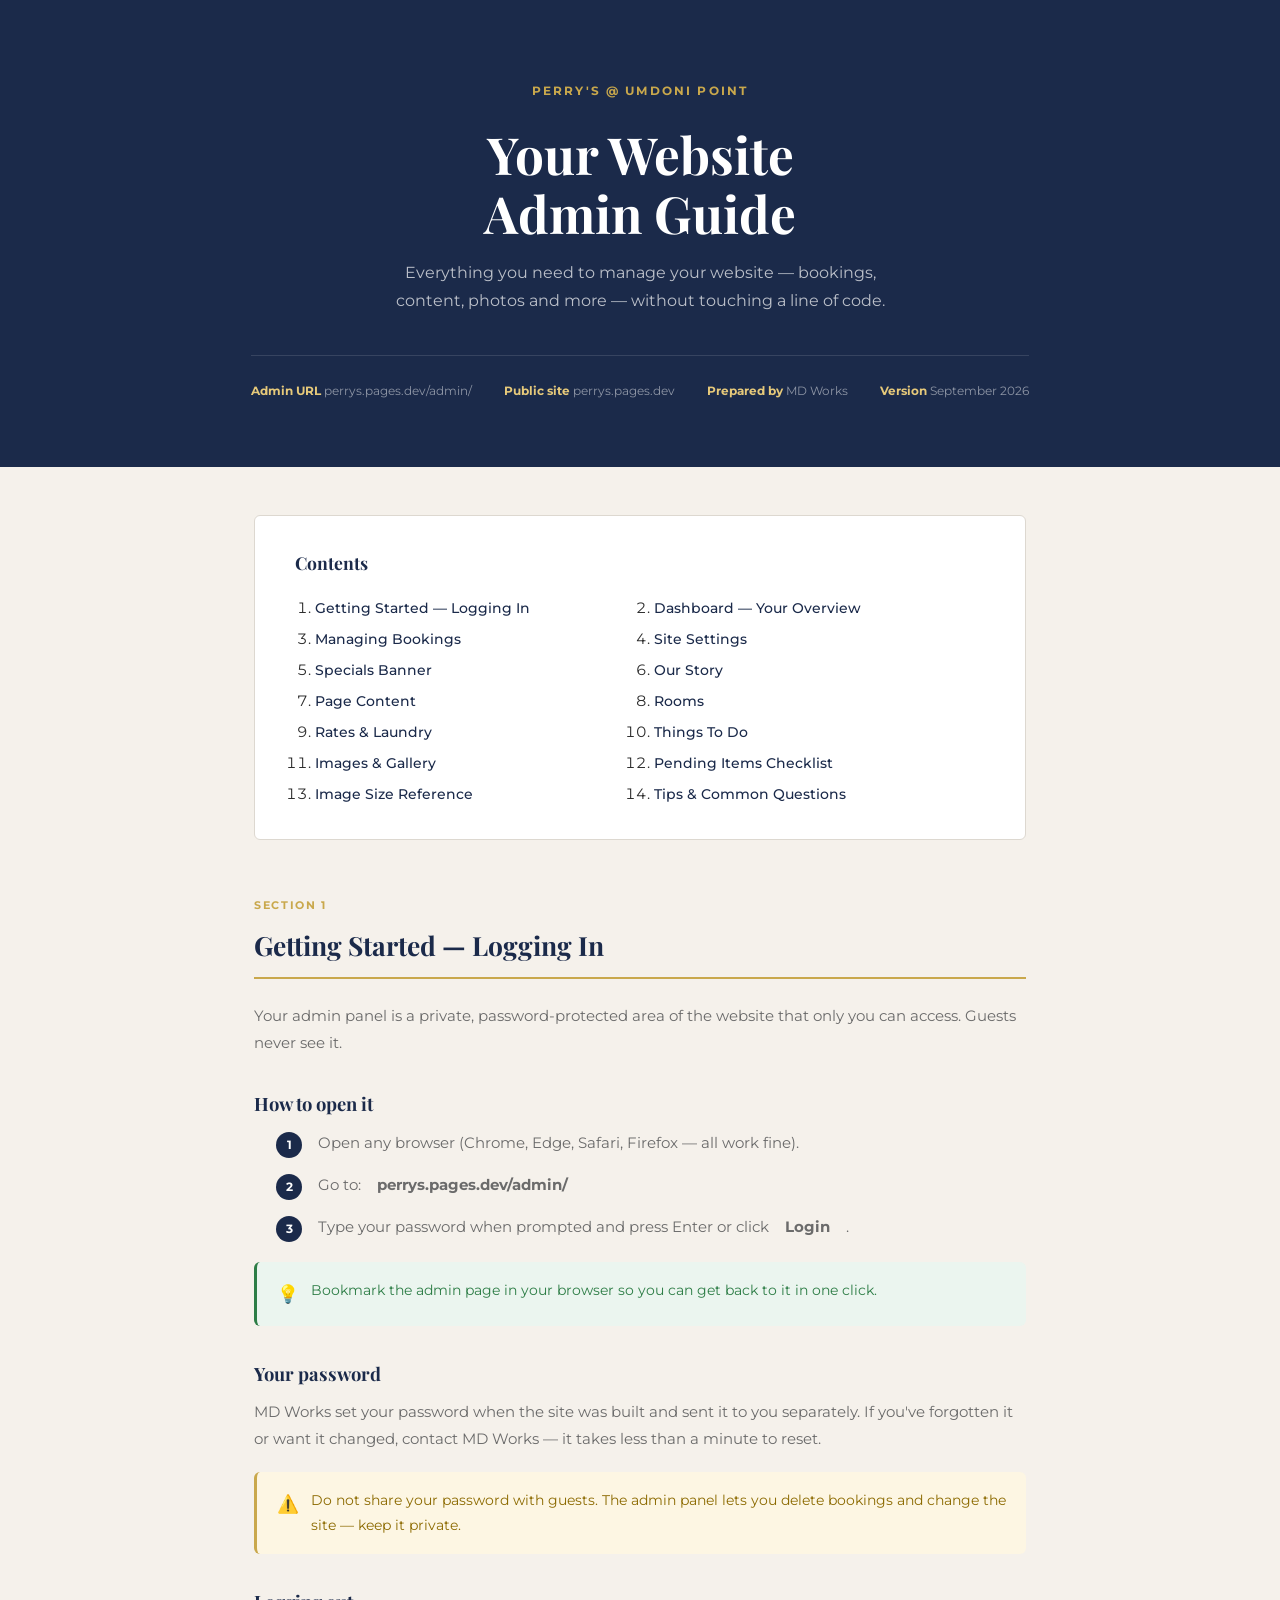
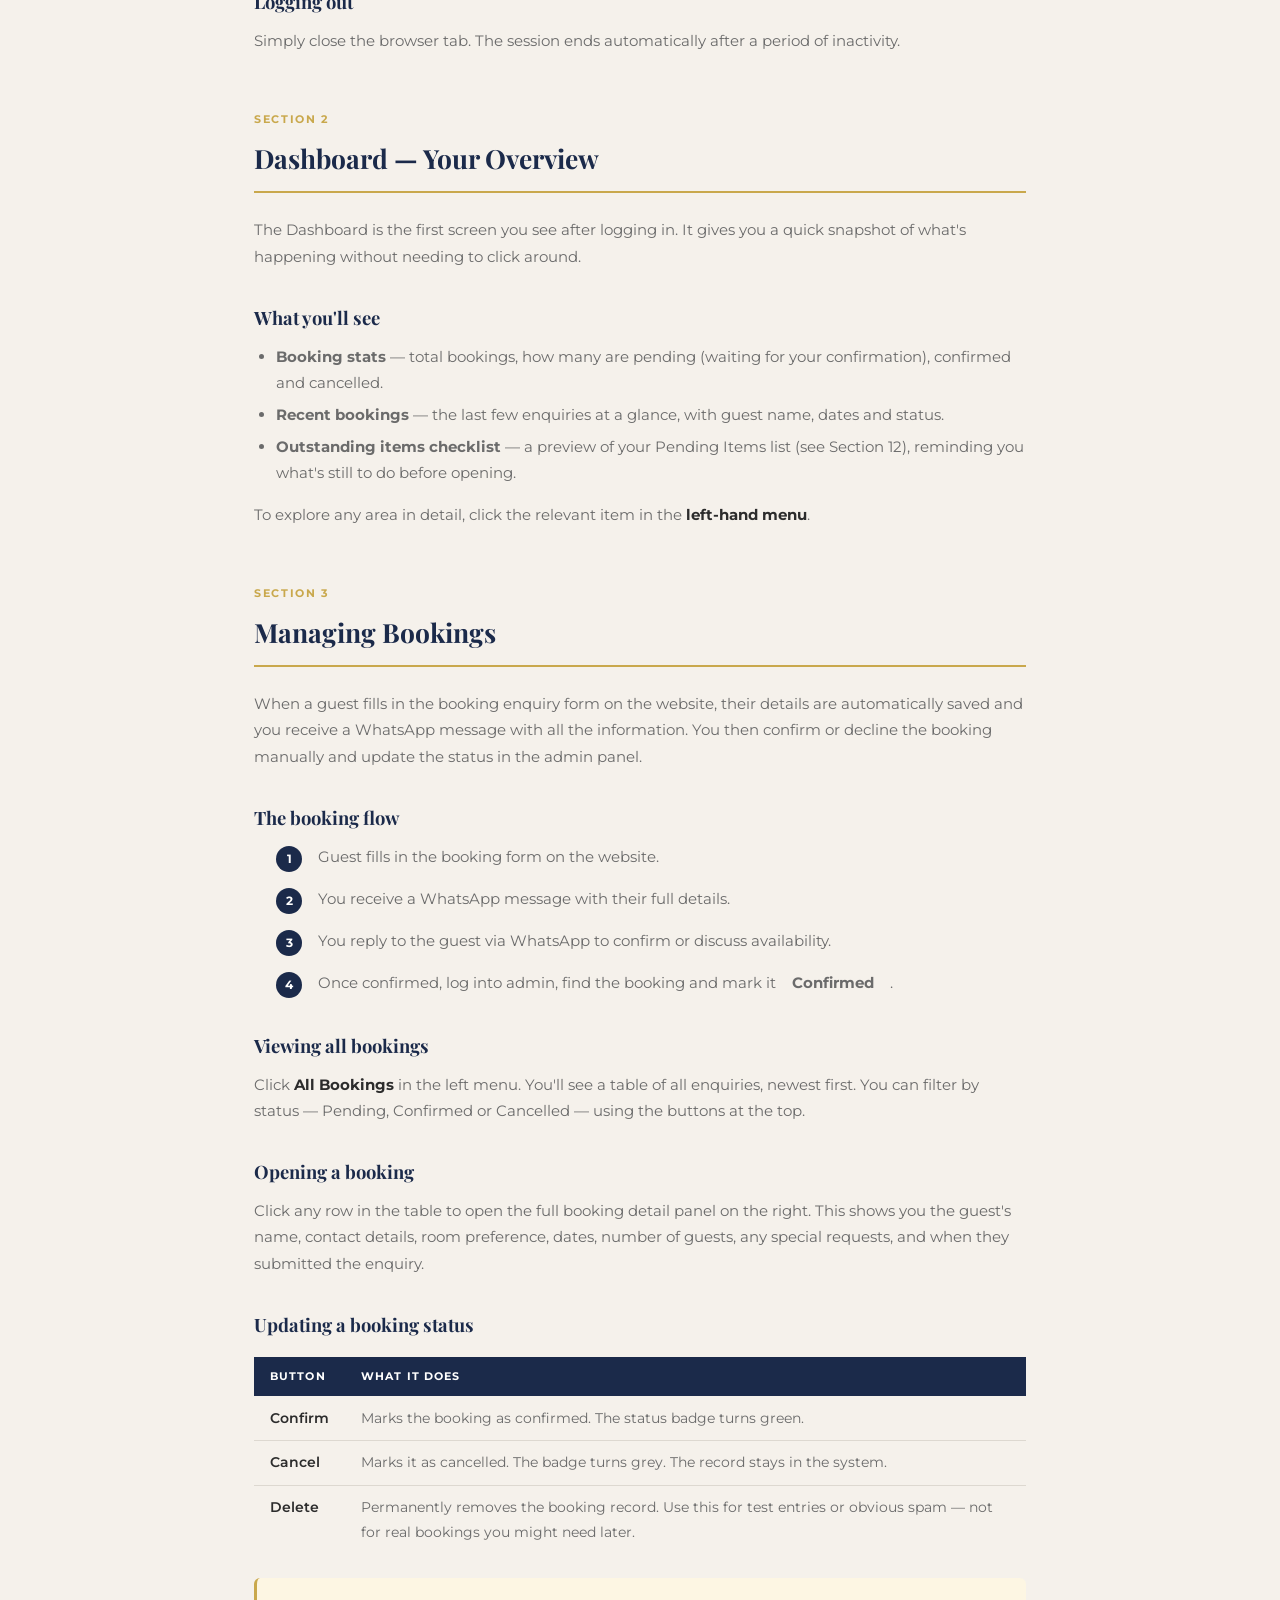
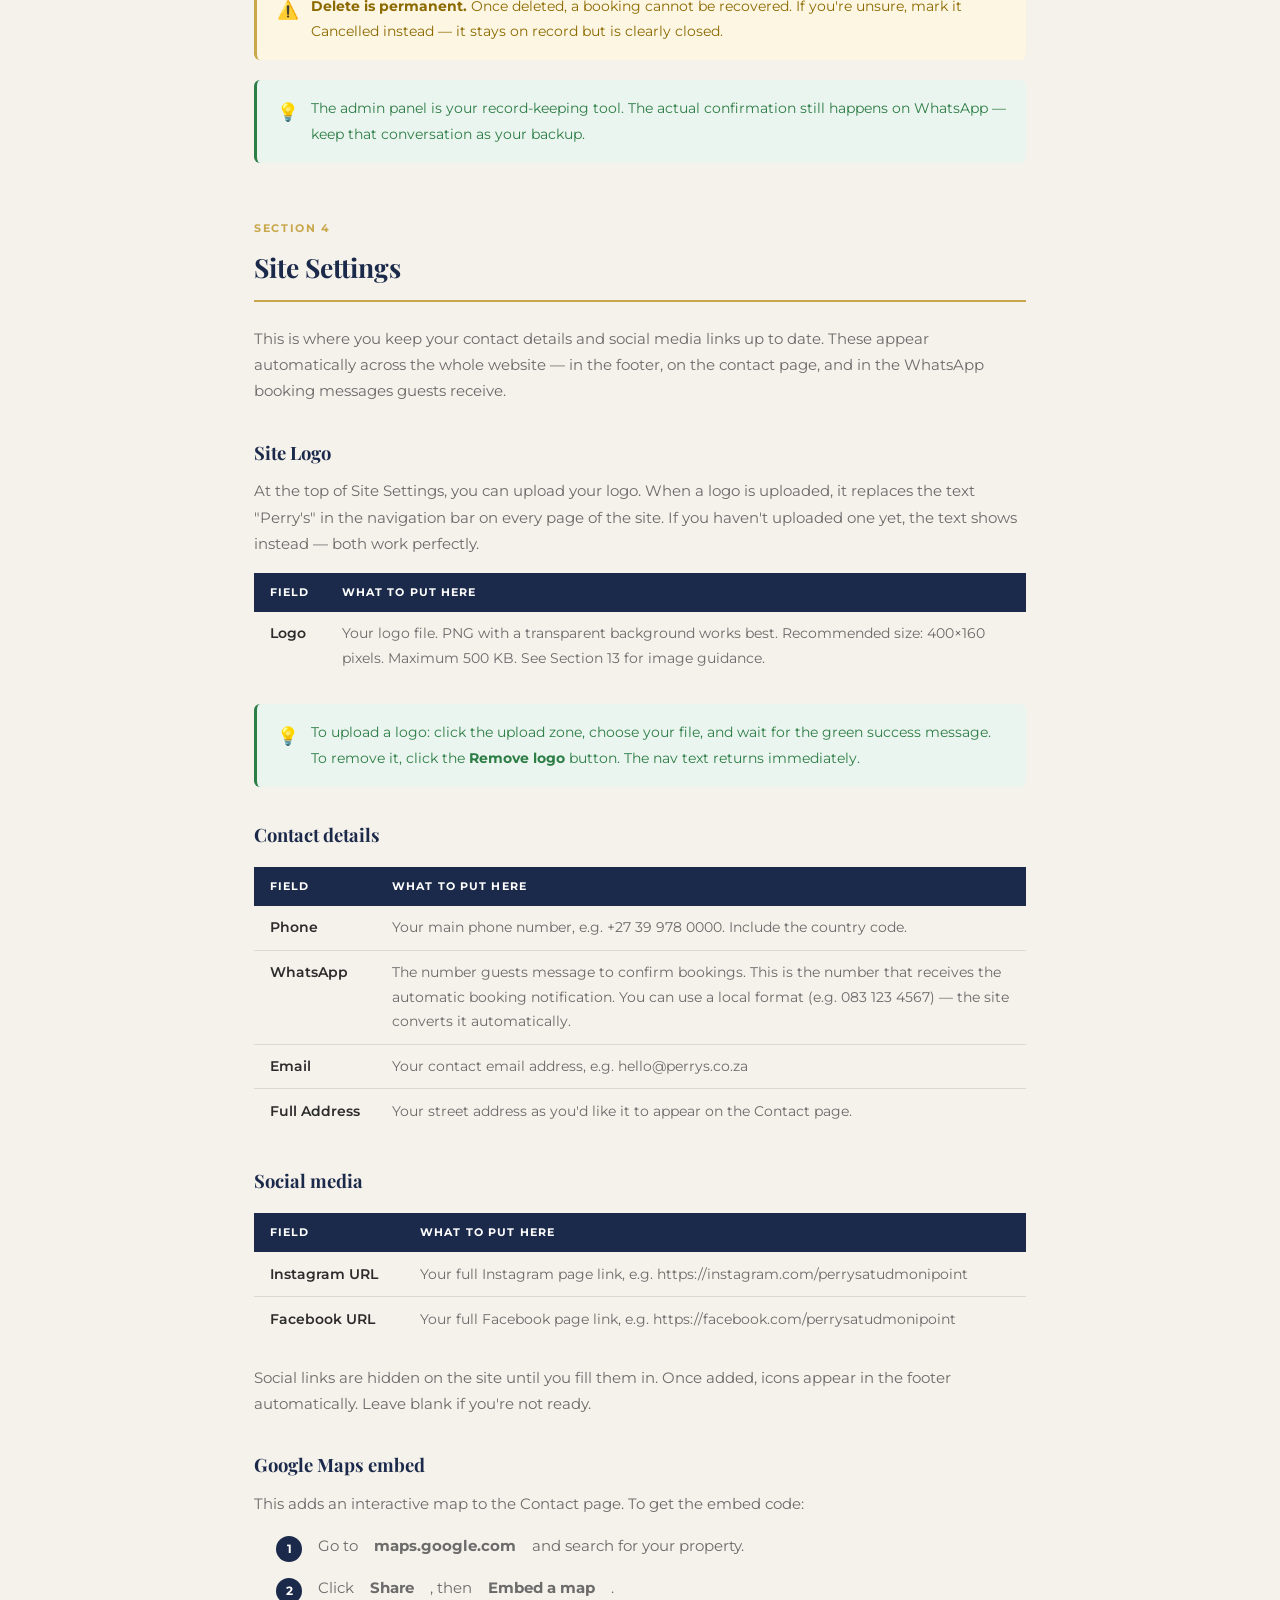
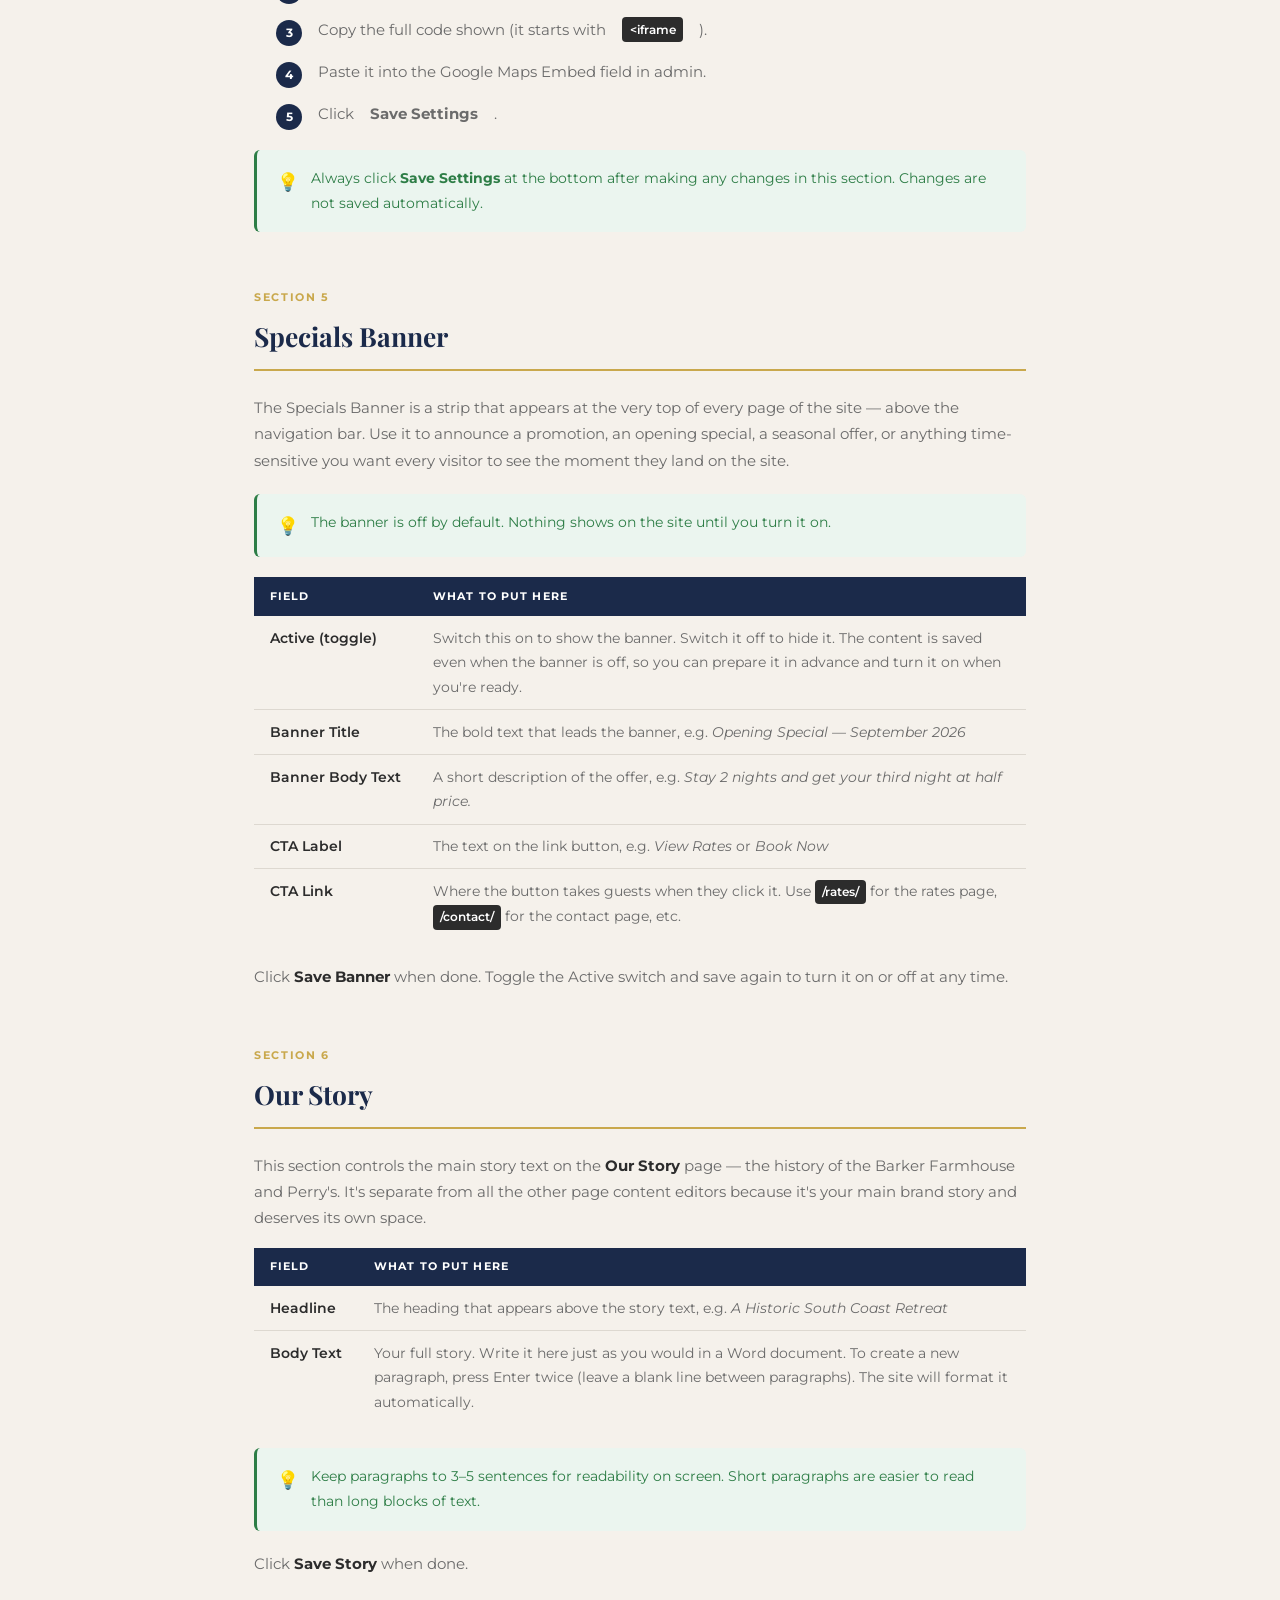
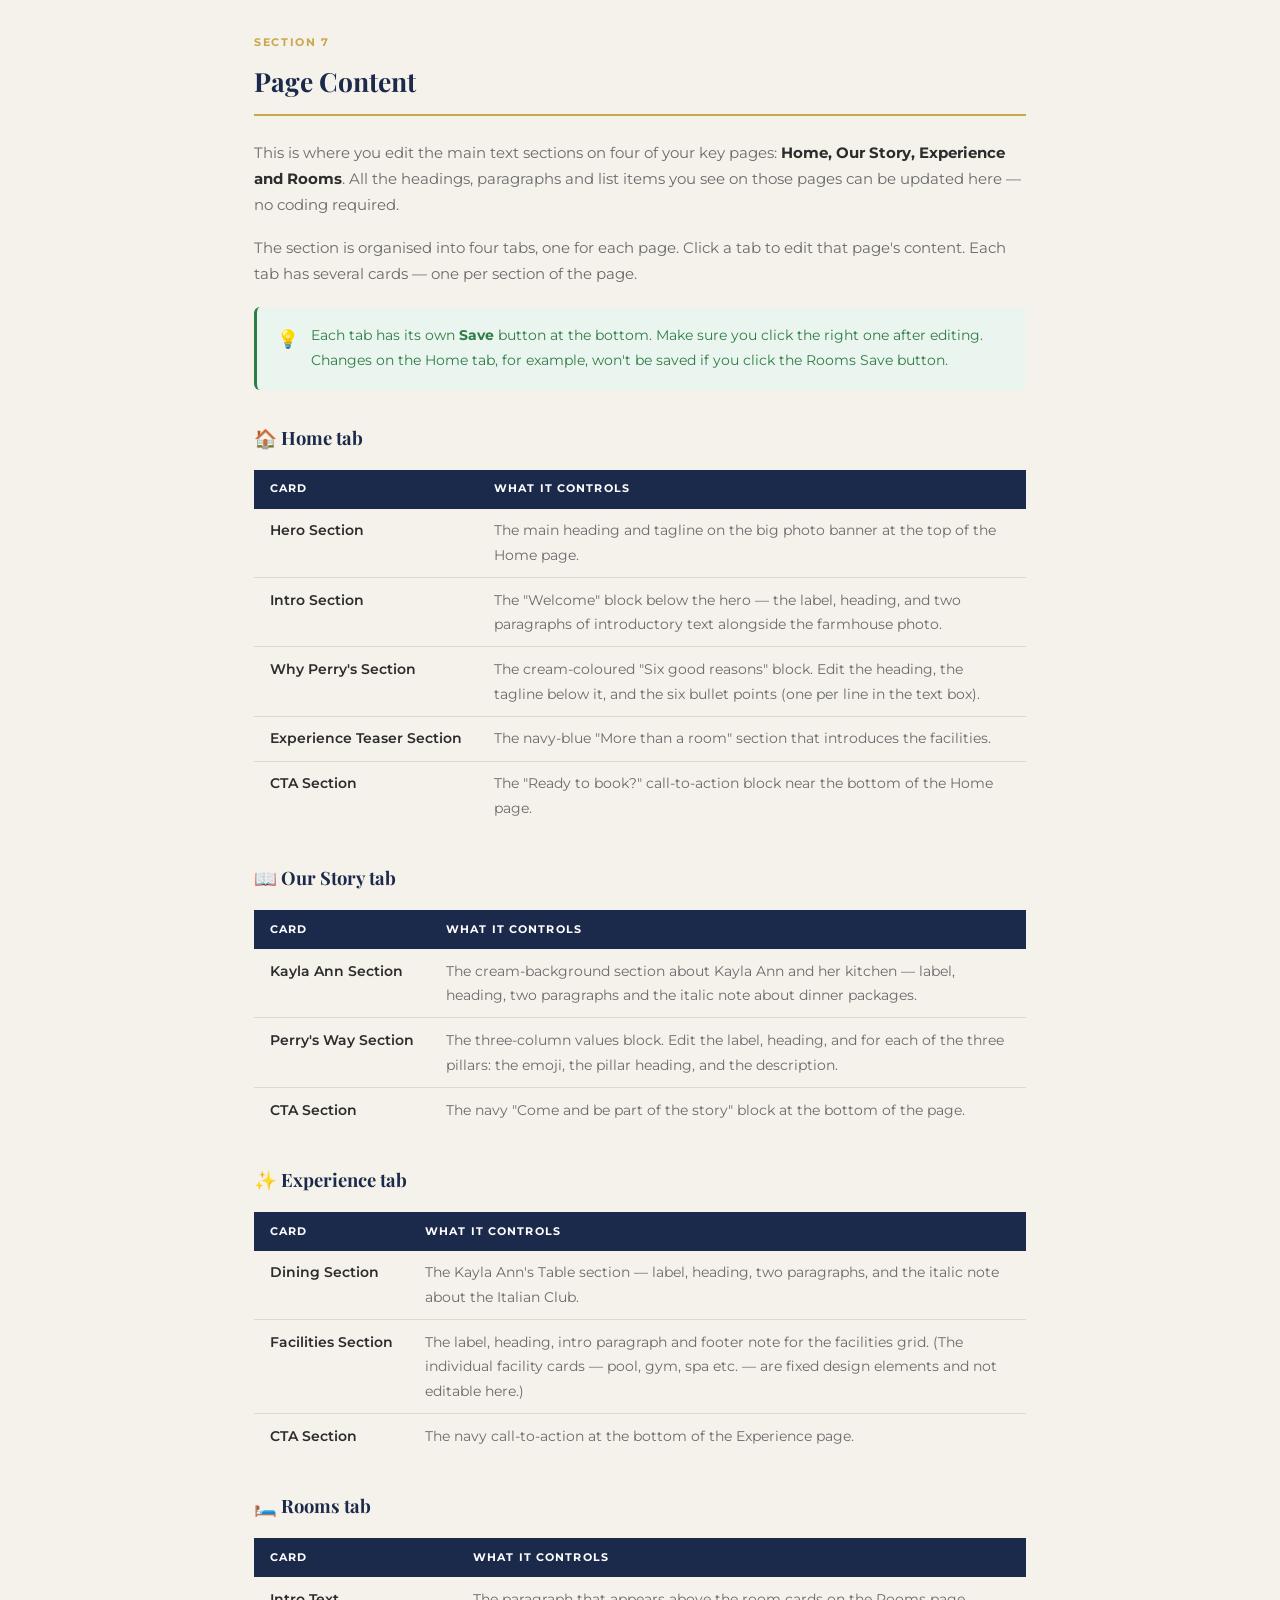
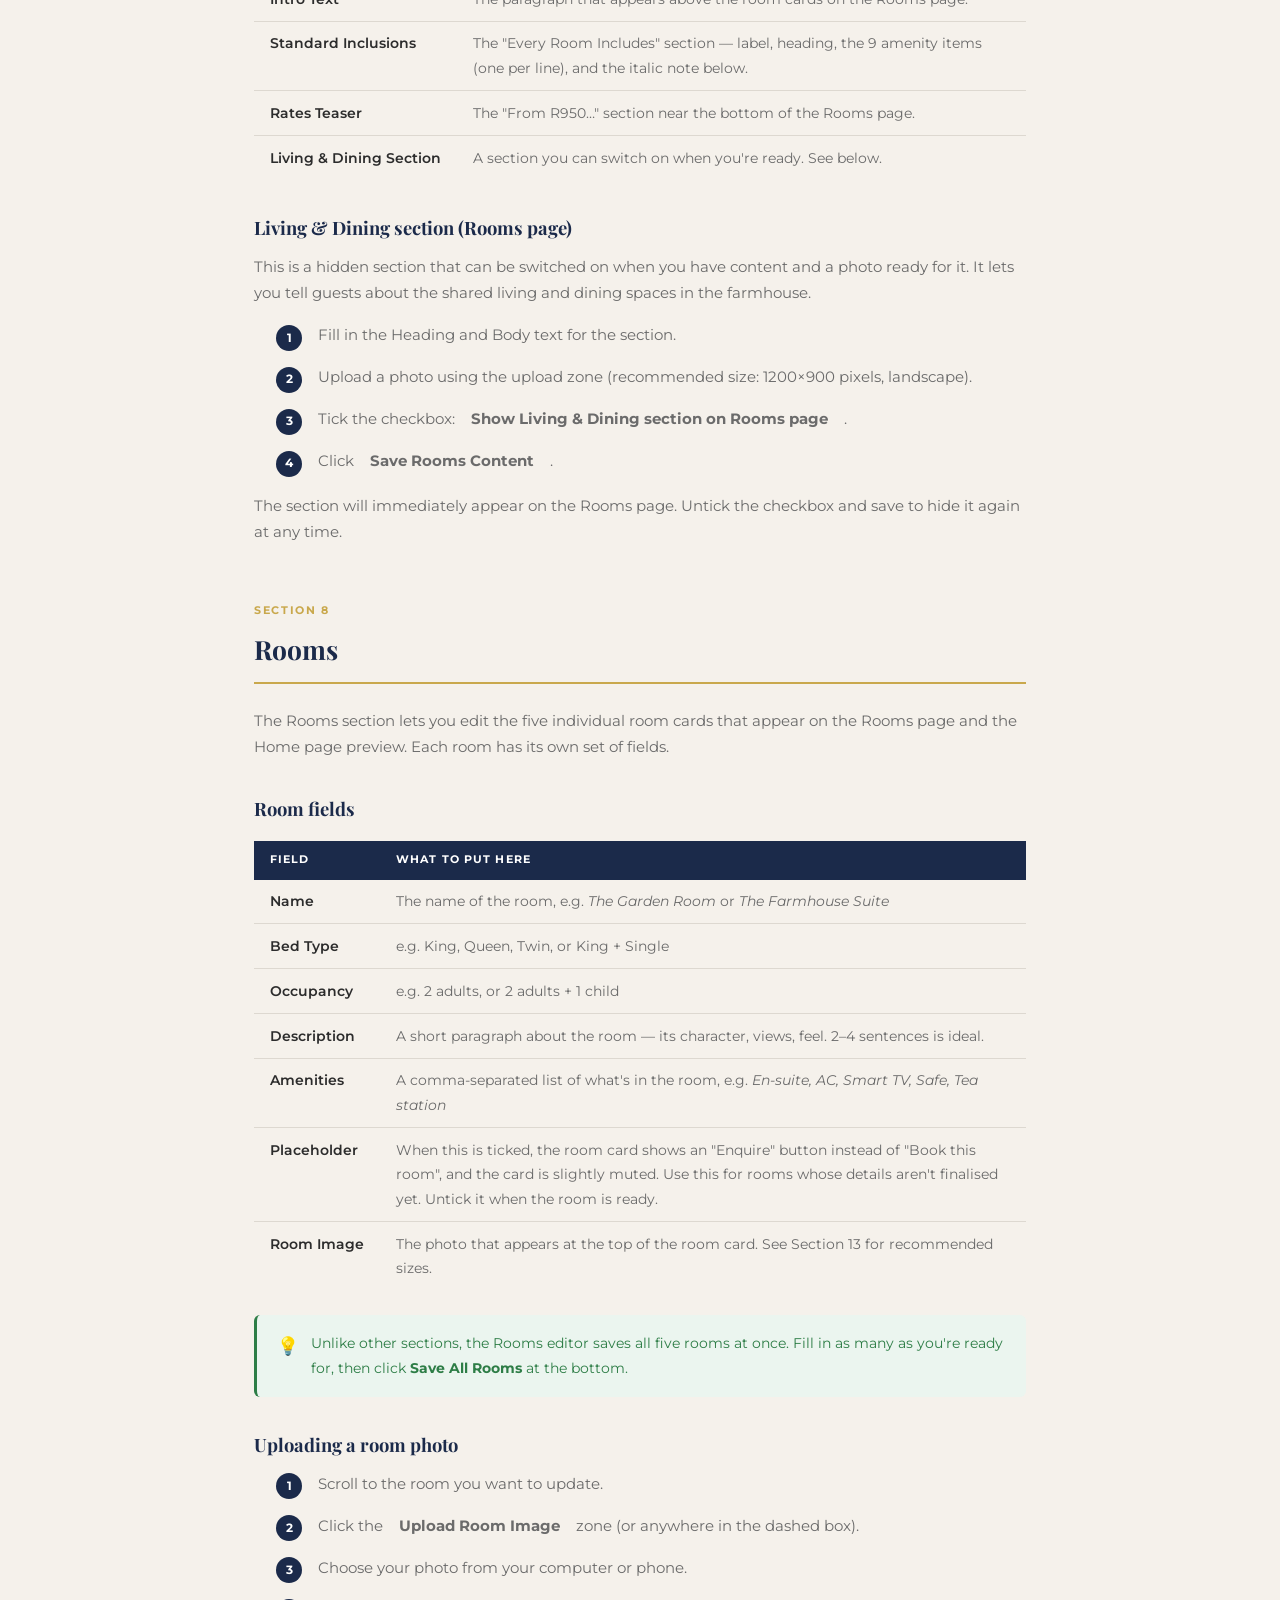
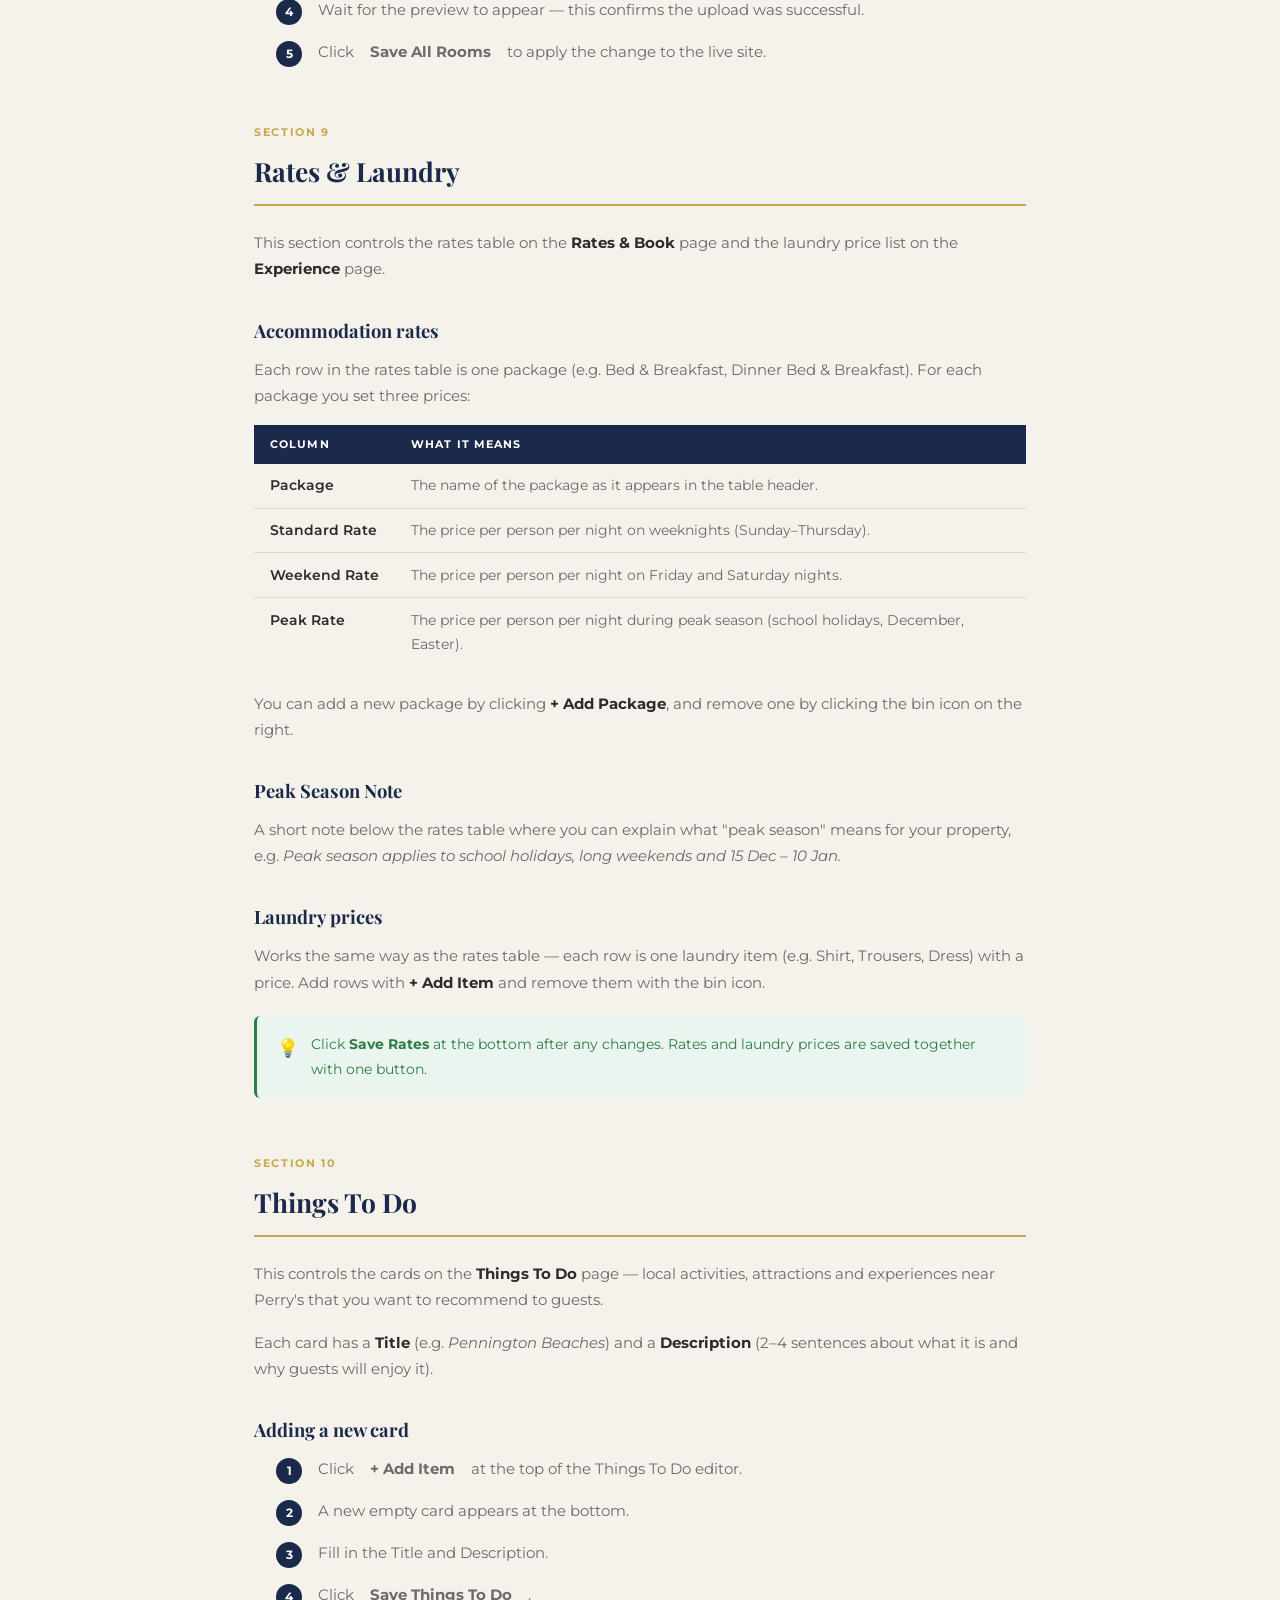
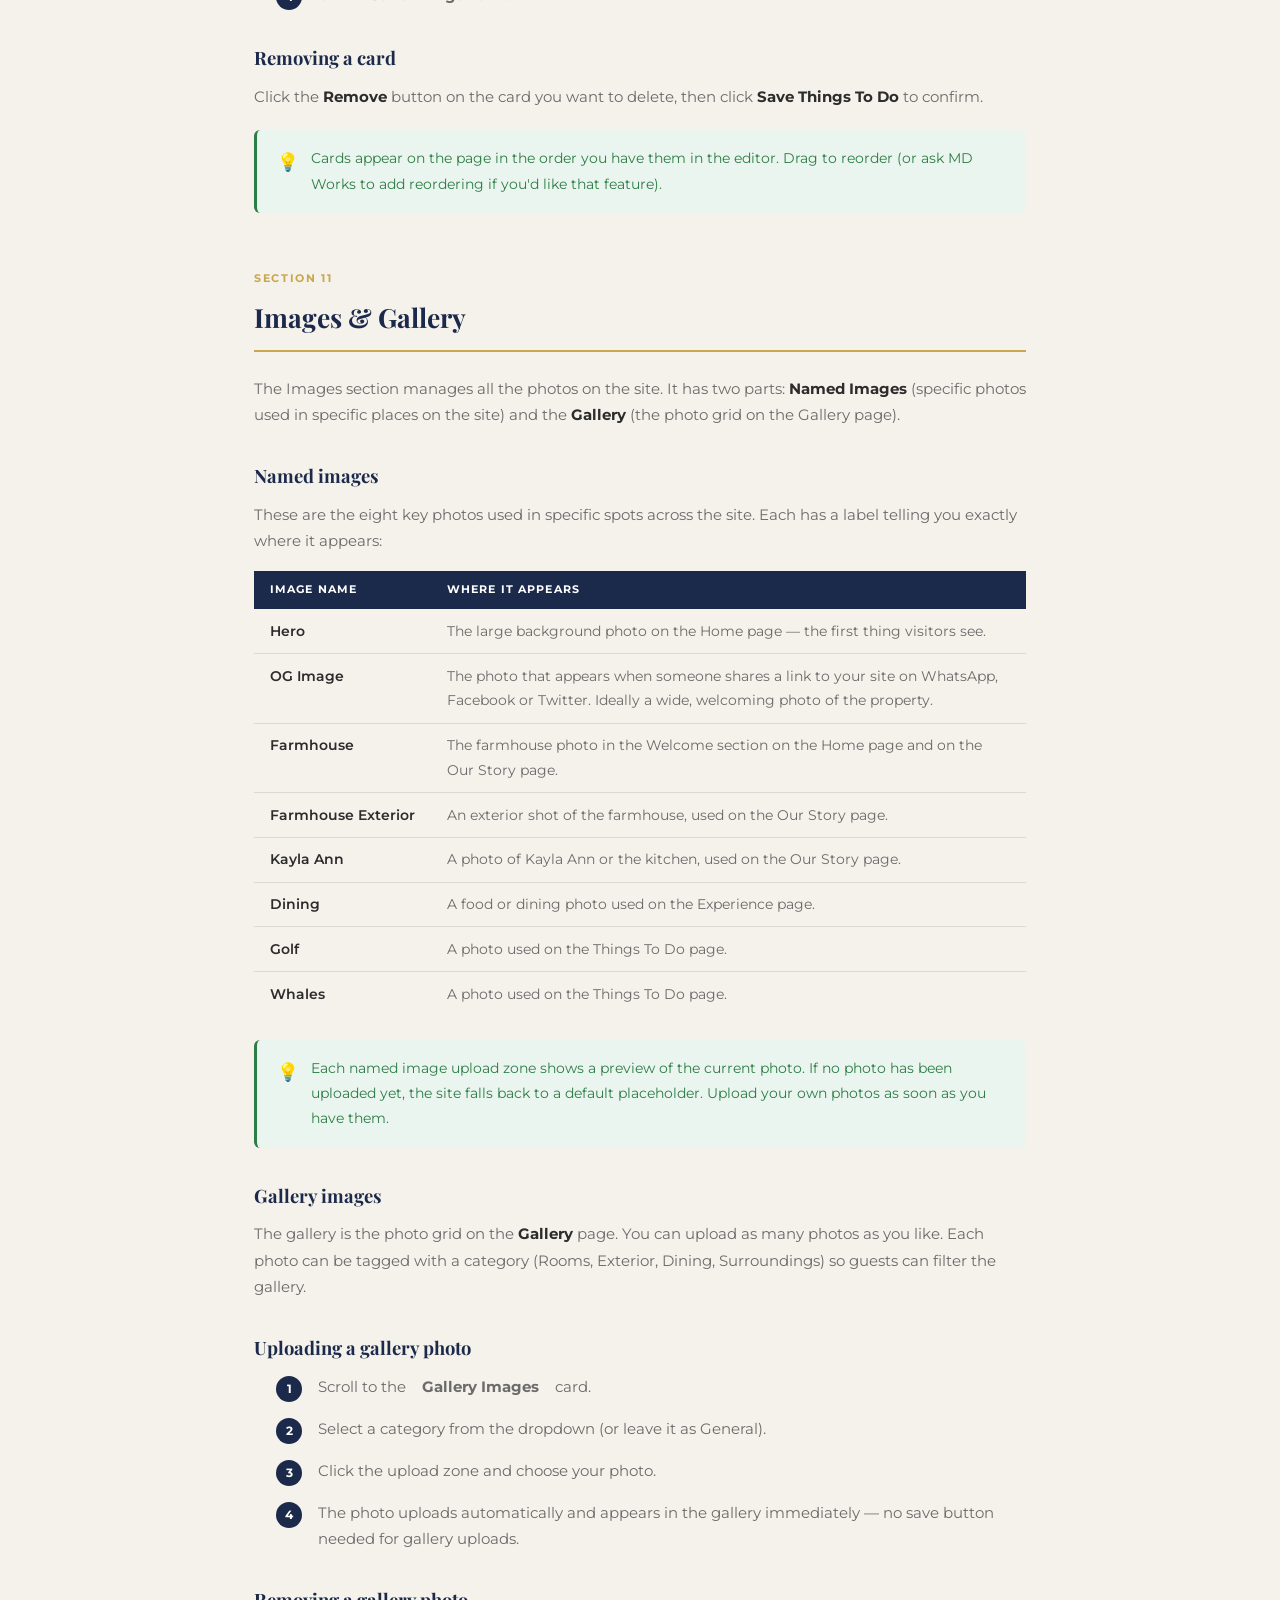
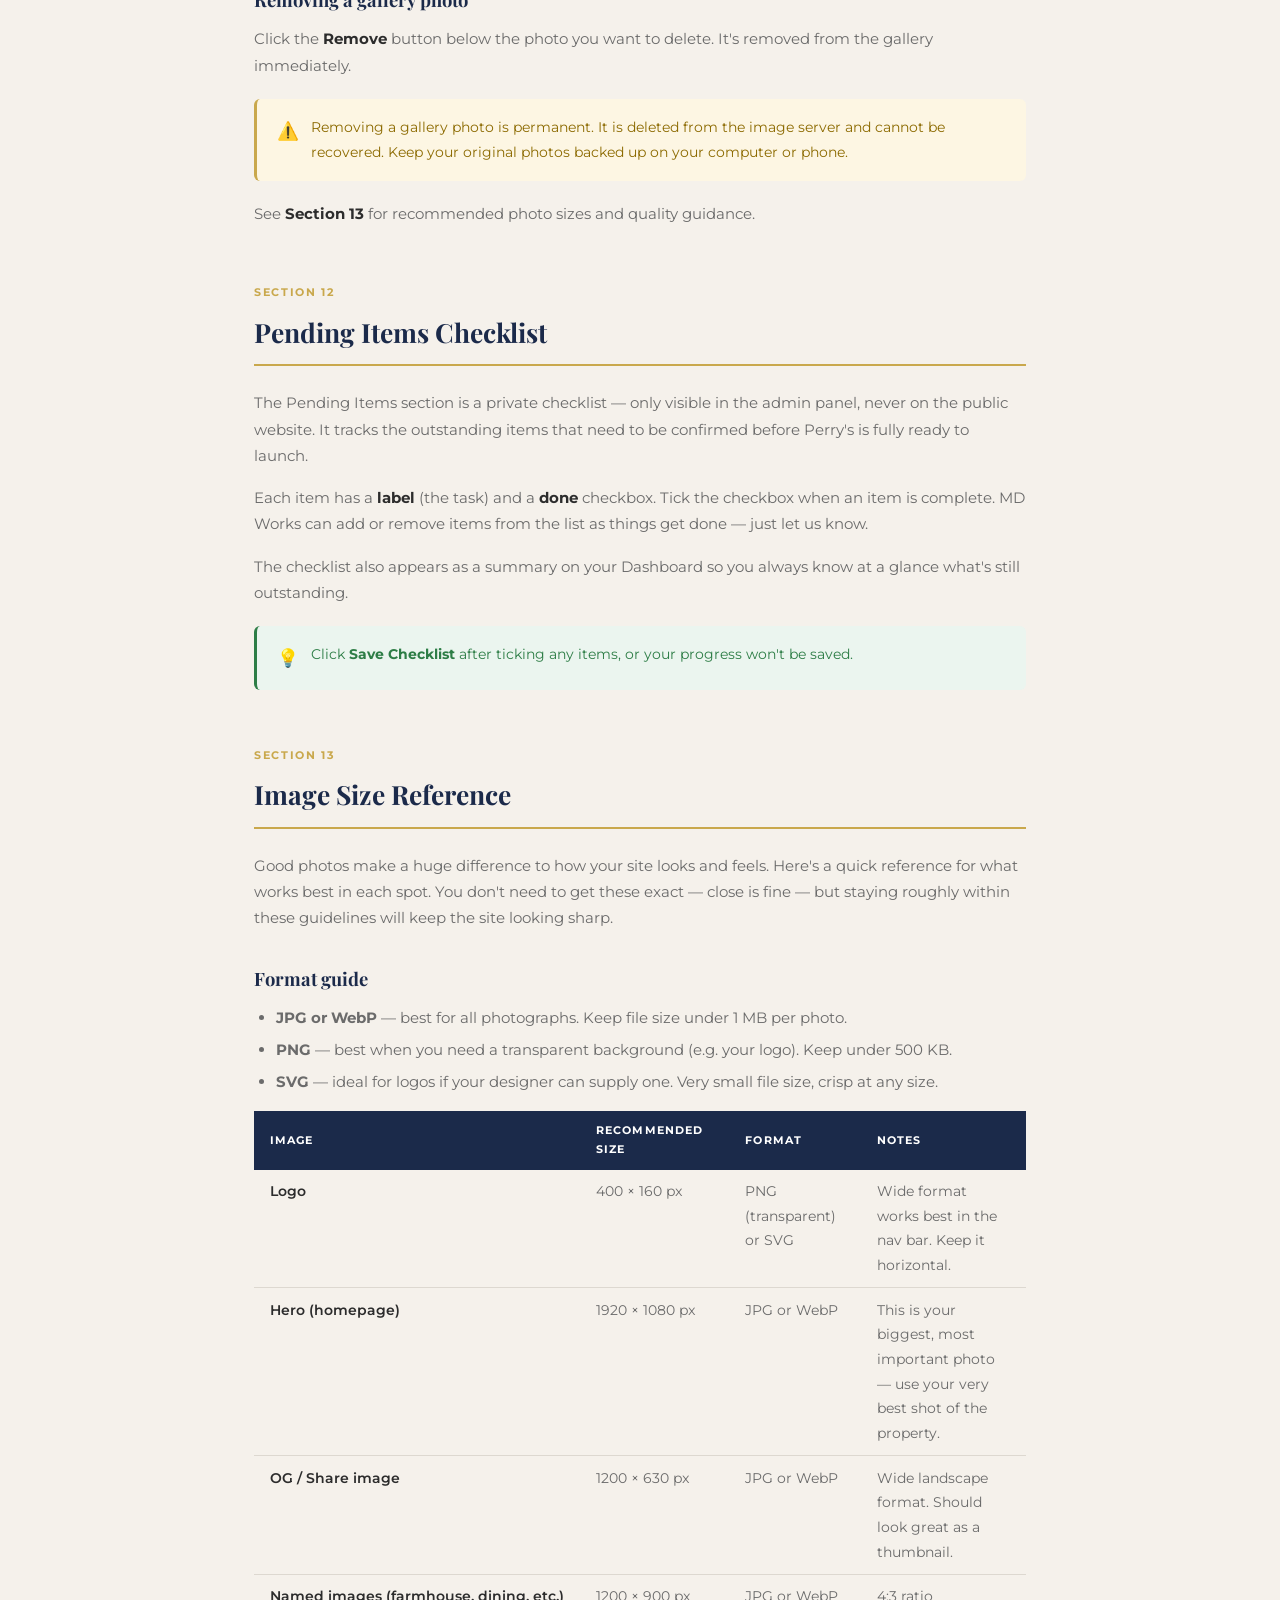
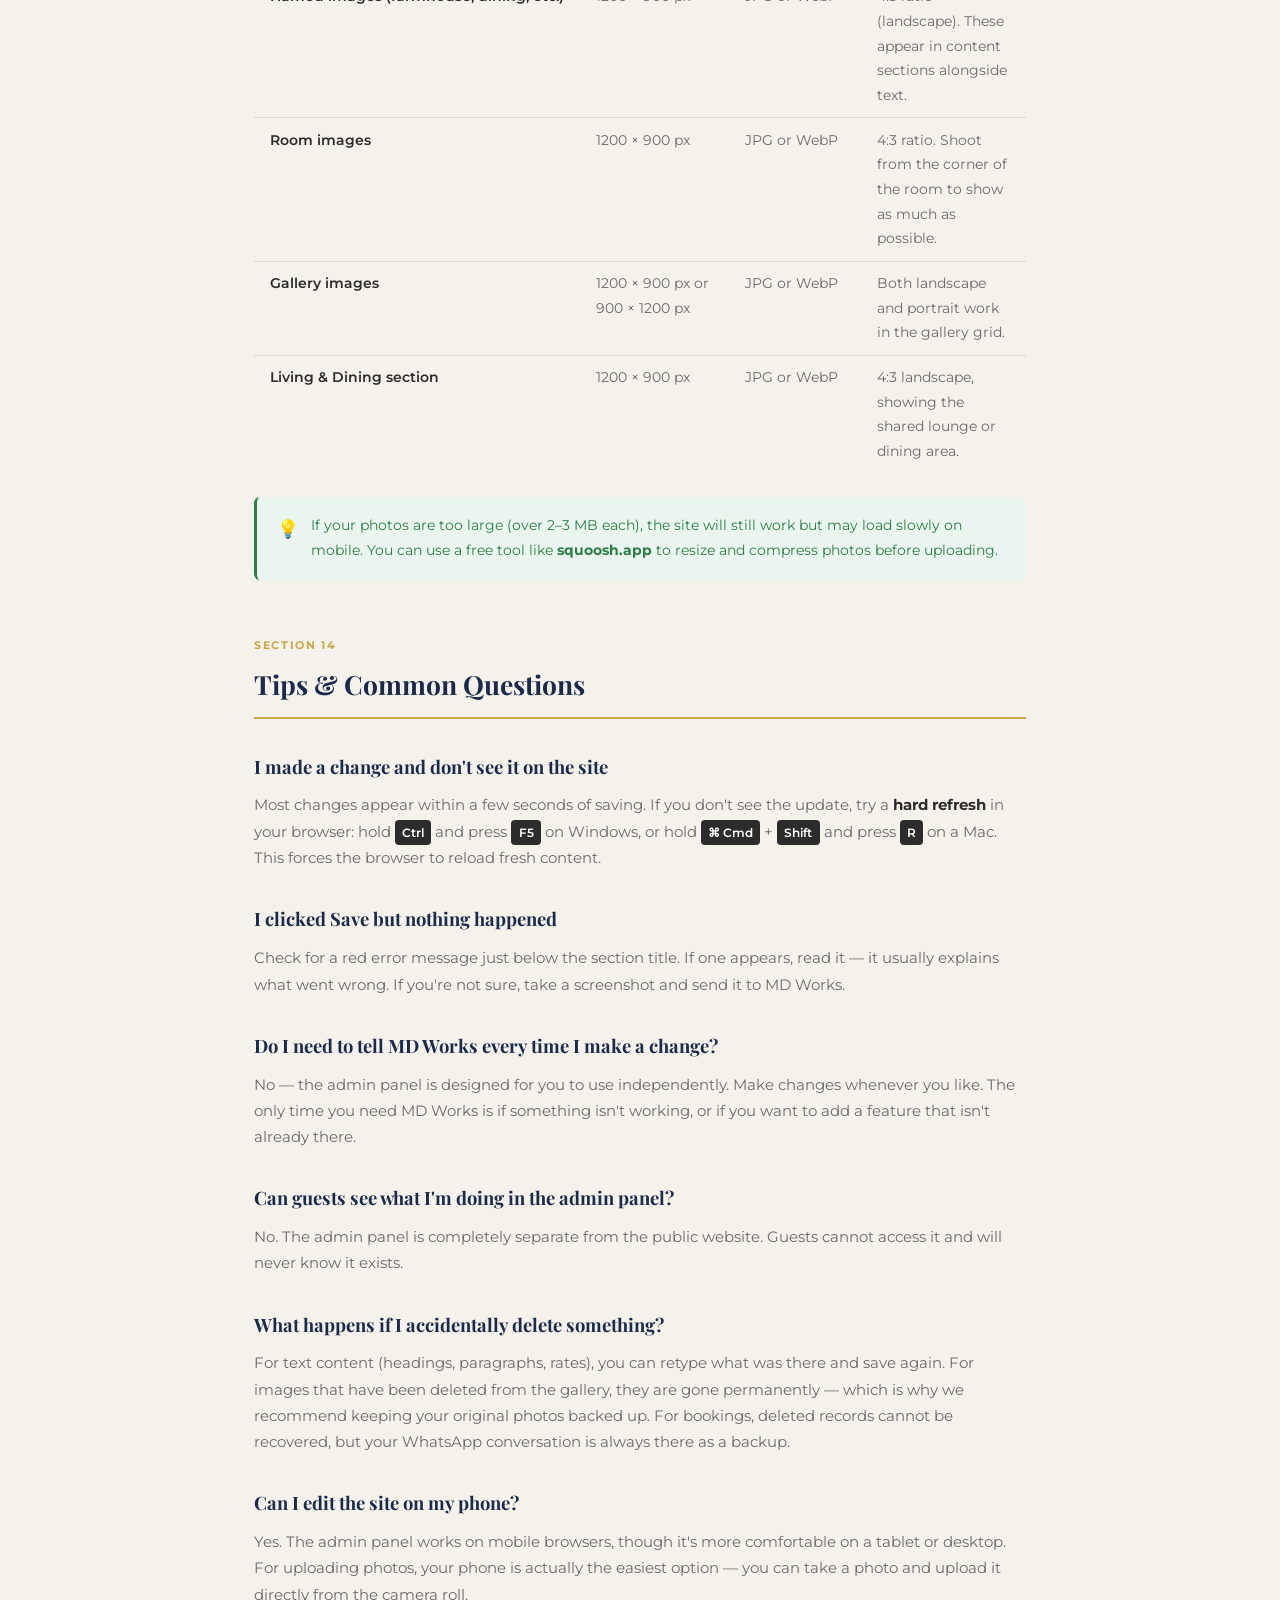
<file: public/admin/guide.html>
<!DOCTYPE html>
<html lang="en">
<head>
<meta charset="UTF-8">
<meta name="viewport" content="width=device-width, initial-scale=1">
<title>Perry's Admin Guide — How to Manage Your Website</title>
<link rel="preconnect" href="https://fonts.googleapis.com">
<link rel="preconnect" href="https://fonts.gstatic.com" crossorigin>
<link href="https://fonts.googleapis.com/css2?family=Playfair+Display:ital,wght@0,400;0,600;0,700;1,400&family=Montserrat:wght@400;500;600;700&display=swap" rel="stylesheet">
<style>
  :root {
    --navy:   #1B2A4A;
    --gold:   #C9A84C;
    --gold-lt:#E6C97A;
    --cream:  #F5F1EB;
    --white:  #FFFFFF;
    --text:   #2C2C2C;
    --muted:  #6B6B6B;
    --border: #DDD8D0;
    --green:  #2D7D46;
    --green-bg:#EBF5EF;
    --amber:  #8C6A00;
    --amber-bg:#FDF6E3;
    --red:    #8B2020;
    --red-bg: #FDEAEA;
  }

  *, *::before, *::after { box-sizing: border-box; margin: 0; padding: 0; }

  body {
    font-family: 'Montserrat', sans-serif;
    font-size: 15px;
    line-height: 1.75;
    color: var(--text);
    background: var(--cream);
  }

  /* ── Cover ── */
  .cover {
    background: var(--navy);
    color: var(--white);
    padding: 5rem 3rem 4rem;
    text-align: center;
  }
  .cover-eyebrow {
    font-size: .75rem;
    font-weight: 700;
    letter-spacing: .18em;
    text-transform: uppercase;
    color: var(--gold);
    margin-bottom: 1.5rem;
  }
  .cover h1 {
    font-family: 'Playfair Display', serif;
    font-size: clamp(2rem, 5vw, 3.2rem);
    font-weight: 700;
    line-height: 1.15;
    margin-bottom: 1rem;
  }
  .cover-sub {
    font-size: 1rem;
    color: rgba(255,255,255,.7);
    max-width: 520px;
    margin: 0 auto 2.5rem;
  }
  .cover-meta {
    display: inline-flex;
    gap: 2rem;
    font-size: .78rem;
    color: rgba(255,255,255,.5);
    border-top: 1px solid rgba(255,255,255,.12);
    padding-top: 1.5rem;
    flex-wrap: wrap;
    justify-content: center;
  }
  .cover-meta span strong { color: var(--gold-lt); }

  /* ── Layout ── */
  .doc {
    max-width: 820px;
    margin: 0 auto;
    padding: 0 1.5rem 5rem;
  }

  /* ── TOC ── */
  .toc {
    background: var(--white);
    border: 1px solid var(--border);
    border-radius: 6px;
    padding: 2rem 2.5rem;
    margin: 3rem 0 2.5rem;
  }
  .toc h2 {
    font-family: 'Playfair Display', serif;
    font-size: 1.1rem;
    color: var(--navy);
    margin-bottom: 1rem;
  }
  .toc ol {
    padding-left: 1.25rem;
    display: grid;
    grid-template-columns: 1fr 1fr;
    gap: .3rem .5rem;
  }
  .toc a {
    color: var(--navy);
    text-decoration: none;
    font-size: .88rem;
    font-weight: 500;
  }
  .toc a:hover { color: var(--gold); text-decoration: underline; }
  @media (max-width: 540px) { .toc ol { grid-template-columns: 1fr; } }

  /* ── Section headings ── */
  .section-block {
    margin-top: 3.5rem;
  }
  .section-number {
    font-size: .7rem;
    font-weight: 700;
    letter-spacing: .15em;
    text-transform: uppercase;
    color: var(--gold);
    display: block;
    margin-bottom: .35rem;
  }
  .section-block h2 {
    font-family: 'Playfair Display', serif;
    font-size: 1.65rem;
    color: var(--navy);
    border-bottom: 2px solid var(--gold);
    padding-bottom: .6rem;
    margin-bottom: 1.5rem;
  }
  .section-block h3 {
    font-family: 'Playfair Display', serif;
    font-size: 1.15rem;
    color: var(--navy);
    margin: 2rem 0 .6rem;
  }
  .section-block p { color: var(--muted); margin-bottom: 1rem; }
  .section-block p strong { color: var(--text); }
  .section-block ul, .section-block ol {
    color: var(--muted);
    padding-left: 1.4rem;
    margin-bottom: 1rem;
  }
  .section-block li { margin-bottom: .35rem; }

  /* ── Steps ── */
  .steps { list-style: none; padding: 0; counter-reset: steps; margin-bottom: 1.25rem; }
  .steps li {
    counter-increment: steps;
    display: flex;
    gap: 1rem;
    align-items: flex-start;
    margin-bottom: .85rem;
    color: var(--muted);
  }
  .steps li::before {
    content: counter(steps);
    flex-shrink: 0;
    width: 26px; height: 26px;
    background: var(--navy);
    color: var(--white);
    border-radius: 50%;
    font-size: .72rem;
    font-weight: 700;
    display: flex;
    align-items: center;
    justify-content: center;
    margin-top: .15rem;
  }

  /* ── Callout boxes ── */
  .tip, .warn, .important {
    border-radius: 6px;
    padding: 1rem 1.25rem;
    margin: 1.25rem 0;
    font-size: .9rem;
    display: flex;
    gap: .75rem;
    align-items: flex-start;
  }
  .tip    { background: var(--green-bg);  color: var(--green); border-left: 3px solid var(--green); }
  .warn   { background: var(--amber-bg);  color: var(--amber); border-left: 3px solid var(--gold); }
  .important { background: var(--red-bg); color: var(--red);   border-left: 3px solid var(--red); }
  .tip .icon, .warn .icon, .important .icon { font-size: 1.1rem; flex-shrink: 0; margin-top: .05rem; }

  /* ── Field table ── */
  .field-table { width: 100%; border-collapse: collapse; margin: 1rem 0 1.5rem; font-size: .88rem; }
  .field-table th {
    background: var(--navy); color: var(--white);
    font-size: .7rem; font-weight: 700; letter-spacing: .1em; text-transform: uppercase;
    padding: .6rem 1rem; text-align: left;
  }
  .field-table td { padding: .6rem 1rem; border-bottom: 1px solid var(--border); vertical-align: top; color: var(--muted); }
  .field-table td:first-child { font-weight: 600; color: var(--text); white-space: nowrap; }
  .field-table tr:last-child td { border-bottom: none; }
  .field-table tr:nth-child(even) td { background: rgba(245,241,235,.5); }

  /* ── Tag pills ── */
  .pill {
    display: inline-block;
    font-size: .68rem; font-weight: 700; letter-spacing: .08em; text-transform: uppercase;
    padding: .2rem .55rem; border-radius: 20px; margin-left: .35rem; vertical-align: middle;
  }
  .pill-admin  { background: var(--navy);    color: var(--white); }
  .pill-auto   { background: var(--gold);    color: var(--navy); }
  .pill-public { background: var(--green-bg);color: var(--green); }

  /* ── Key shortcut ── */
  kbd {
    display: inline-block;
    background: var(--text); color: var(--white);
    font-family: 'Montserrat', monospace;
    font-size: .72rem; font-weight: 600;
    padding: .15rem .45rem; border-radius: 4px;
  }

  /* ── Divider ── */
  hr { border: none; border-top: 1px solid var(--border); margin: 3rem 0; }

  /* ── Footer ── */
  .doc-footer {
    text-align: center;
    font-size: .78rem;
    color: var(--muted);
    padding: 2rem 0 1rem;
    border-top: 1px solid var(--border);
    margin-top: 4rem;
  }
  .doc-footer a { color: var(--navy); }

  /* ── Print ── */
  @media print {
    body { background: white; font-size: 13px; }
    .cover { padding: 3rem 2rem; }
    .section-block { page-break-inside: avoid; }
  }
</style>
</head>
<body>

<!-- Cover -->
<div class="cover">
  <p class="cover-eyebrow">Perry's @ Umdoni Point</p>
  <h1>Your Website<br>Admin Guide</h1>
  <p class="cover-sub">Everything you need to manage your website — bookings, content, photos and more — without touching a line of code.</p>
  <div class="cover-meta">
    <span><strong>Admin URL</strong> perrys.pages.dev/admin/</span>
    <span><strong>Public site</strong> perrys.pages.dev</span>
    <span><strong>Prepared by</strong> MD Works</span>
    <span><strong>Version</strong> September 2026</span>
  </div>
</div>

<div class="doc">

  <!-- TOC -->
  <div class="toc">
    <h2>Contents</h2>
    <ol>
      <li><a href="#s1">Getting Started — Logging In</a></li>
      <li><a href="#s2">Dashboard — Your Overview</a></li>
      <li><a href="#s3">Managing Bookings</a></li>
      <li><a href="#s4">Site Settings</a></li>
      <li><a href="#s5">Specials Banner</a></li>
      <li><a href="#s6">Our Story</a></li>
      <li><a href="#s7">Page Content</a></li>
      <li><a href="#s8">Rooms</a></li>
      <li><a href="#s9">Rates &amp; Laundry</a></li>
      <li><a href="#s10">Things To Do</a></li>
      <li><a href="#s11">Images &amp; Gallery</a></li>
      <li><a href="#s12">Pending Items Checklist</a></li>
      <li><a href="#s13">Image Size Reference</a></li>
      <li><a href="#s14">Tips &amp; Common Questions</a></li>
    </ol>
  </div>

  <!-- 1 -->
  <div class="section-block" id="s1">
    <span class="section-number">Section 1</span>
    <h2>Getting Started — Logging In</h2>

    <p>Your admin panel is a private, password-protected area of the website that only you can access. Guests never see it.</p>

    <h3>How to open it</h3>
    <ol class="steps">
      <li>Open any browser (Chrome, Edge, Safari, Firefox — all work fine).</li>
      <li>Go to: <strong>perrys.pages.dev/admin/</strong></li>
      <li>Type your password when prompted and press Enter or click <strong>Login</strong>.</li>
    </ol>

    <div class="tip"><span class="icon">💡</span><span>Bookmark the admin page in your browser so you can get back to it in one click.</span></div>

    <h3>Your password</h3>
    <p>MD Works set your password when the site was built and sent it to you separately. If you've forgotten it or want it changed, contact MD Works — it takes less than a minute to reset.</p>

    <div class="warn"><span class="icon">⚠️</span><span>Do not share your password with guests. The admin panel lets you delete bookings and change the site — keep it private.</span></div>

    <h3>Logging out</h3>
    <p>Simply close the browser tab. The session ends automatically after a period of inactivity.</p>
  </div>

  <!-- 2 -->
  <div class="section-block" id="s2">
    <span class="section-number">Section 2</span>
    <h2>Dashboard — Your Overview</h2>

    <p>The Dashboard is the first screen you see after logging in. It gives you a quick snapshot of what's happening without needing to click around.</p>

    <h3>What you'll see</h3>
    <ul>
      <li><strong>Booking stats</strong> — total bookings, how many are pending (waiting for your confirmation), confirmed and cancelled.</li>
      <li><strong>Recent bookings</strong> — the last few enquiries at a glance, with guest name, dates and status.</li>
      <li><strong>Outstanding items checklist</strong> — a preview of your Pending Items list (see Section 12), reminding you what's still to do before opening.</li>
    </ul>

    <p>To explore any area in detail, click the relevant item in the <strong>left-hand menu</strong>.</p>
  </div>

  <!-- 3 -->
  <div class="section-block" id="s3">
    <span class="section-number">Section 3</span>
    <h2>Managing Bookings</h2>

    <p>When a guest fills in the booking enquiry form on the website, their details are automatically saved and you receive a WhatsApp message with all the information. You then confirm or decline the booking manually and update the status in the admin panel.</p>

    <h3>The booking flow</h3>
    <ol class="steps">
      <li>Guest fills in the booking form on the website.</li>
      <li>You receive a WhatsApp message with their full details.</li>
      <li>You reply to the guest via WhatsApp to confirm or discuss availability.</li>
      <li>Once confirmed, log into admin, find the booking and mark it <strong>Confirmed</strong>.</li>
    </ol>

    <h3>Viewing all bookings</h3>
    <p>Click <strong>All Bookings</strong> in the left menu. You'll see a table of all enquiries, newest first. You can filter by status — Pending, Confirmed or Cancelled — using the buttons at the top.</p>

    <h3>Opening a booking</h3>
    <p>Click any row in the table to open the full booking detail panel on the right. This shows you the guest's name, contact details, room preference, dates, number of guests, any special requests, and when they submitted the enquiry.</p>

    <h3>Updating a booking status</h3>
    <table class="field-table">
      <tr><th>Button</th><th>What it does</th></tr>
      <tr><td>Confirm</td><td>Marks the booking as confirmed. The status badge turns green.</td></tr>
      <tr><td>Cancel</td><td>Marks it as cancelled. The badge turns grey. The record stays in the system.</td></tr>
      <tr><td>Delete</td><td>Permanently removes the booking record. Use this for test entries or obvious spam — not for real bookings you might need later.</td></tr>
    </table>

    <div class="warn"><span class="icon">⚠️</span><span><strong>Delete is permanent.</strong> Once deleted, a booking cannot be recovered. If you're unsure, mark it Cancelled instead — it stays on record but is clearly closed.</span></div>

    <div class="tip"><span class="icon">💡</span><span>The admin panel is your record-keeping tool. The actual confirmation still happens on WhatsApp — keep that conversation as your backup.</span></div>
  </div>

  <!-- 4 -->
  <div class="section-block" id="s4">
    <span class="section-number">Section 4</span>
    <h2>Site Settings</h2>

    <p>This is where you keep your contact details and social media links up to date. These appear automatically across the whole website — in the footer, on the contact page, and in the WhatsApp booking messages guests receive.</p>

    <h3>Site Logo</h3>
    <p>At the top of Site Settings, you can upload your logo. When a logo is uploaded, it replaces the text "Perry's" in the navigation bar on every page of the site. If you haven't uploaded one yet, the text shows instead — both work perfectly.</p>

    <table class="field-table">
      <tr><th>Field</th><th>What to put here</th></tr>
      <tr><td>Logo</td><td>Your logo file. PNG with a transparent background works best. Recommended size: 400×160 pixels. Maximum 500 KB. See Section 13 for image guidance.</td></tr>
    </table>

    <div class="tip"><span class="icon">💡</span><span>To upload a logo: click the upload zone, choose your file, and wait for the green success message. To remove it, click the <strong>Remove logo</strong> button. The nav text returns immediately.</span></div>

    <h3>Contact details</h3>
    <table class="field-table">
      <tr><th>Field</th><th>What to put here</th></tr>
      <tr><td>Phone</td><td>Your main phone number, e.g. +27 39 978 0000. Include the country code.</td></tr>
      <tr><td>WhatsApp</td><td>The number guests message to confirm bookings. This is the number that receives the automatic booking notification. You can use a local format (e.g. 083 123 4567) — the site converts it automatically.</td></tr>
      <tr><td>Email</td><td>Your contact email address, e.g. hello@perrys.co.za</td></tr>
      <tr><td>Full Address</td><td>Your street address as you'd like it to appear on the Contact page.</td></tr>
    </table>

    <h3>Social media</h3>
    <table class="field-table">
      <tr><th>Field</th><th>What to put here</th></tr>
      <tr><td>Instagram URL</td><td>Your full Instagram page link, e.g. https://instagram.com/perrysatudmonipoint</td></tr>
      <tr><td>Facebook URL</td><td>Your full Facebook page link, e.g. https://facebook.com/perrysatudmonipoint</td></tr>
    </table>
    <p>Social links are hidden on the site until you fill them in. Once added, icons appear in the footer automatically. Leave blank if you're not ready.</p>

    <h3>Google Maps embed</h3>
    <p>This adds an interactive map to the Contact page. To get the embed code:</p>
    <ol class="steps">
      <li>Go to <strong>maps.google.com</strong> and search for your property.</li>
      <li>Click <strong>Share</strong>, then <strong>Embed a map</strong>.</li>
      <li>Copy the full code shown (it starts with <kbd>&lt;iframe</kbd>).</li>
      <li>Paste it into the Google Maps Embed field in admin.</li>
      <li>Click <strong>Save Settings</strong>.</li>
    </ol>

    <div class="tip"><span class="icon">💡</span><span>Always click <strong>Save Settings</strong> at the bottom after making any changes in this section. Changes are not saved automatically.</span></div>
  </div>

  <!-- 5 -->
  <div class="section-block" id="s5">
    <span class="section-number">Section 5</span>
    <h2>Specials Banner</h2>

    <p>The Specials Banner is a strip that appears at the very top of every page of the site — above the navigation bar. Use it to announce a promotion, an opening special, a seasonal offer, or anything time-sensitive you want every visitor to see the moment they land on the site.</p>

    <div class="tip"><span class="icon">💡</span><span>The banner is off by default. Nothing shows on the site until you turn it on.</span></div>

    <table class="field-table">
      <tr><th>Field</th><th>What to put here</th></tr>
      <tr><td>Active (toggle)</td><td>Switch this on to show the banner. Switch it off to hide it. The content is saved even when the banner is off, so you can prepare it in advance and turn it on when you're ready.</td></tr>
      <tr><td>Banner Title</td><td>The bold text that leads the banner, e.g. <em>Opening Special — September 2026</em></td></tr>
      <tr><td>Banner Body Text</td><td>A short description of the offer, e.g. <em>Stay 2 nights and get your third night at half price.</em></td></tr>
      <tr><td>CTA Label</td><td>The text on the link button, e.g. <em>View Rates</em> or <em>Book Now</em></td></tr>
      <tr><td>CTA Link</td><td>Where the button takes guests when they click it. Use <kbd>/rates/</kbd> for the rates page, <kbd>/contact/</kbd> for the contact page, etc.</td></tr>
    </table>

    <p>Click <strong>Save Banner</strong> when done. Toggle the Active switch and save again to turn it on or off at any time.</p>
  </div>

  <!-- 6 -->
  <div class="section-block" id="s6">
    <span class="section-number">Section 6</span>
    <h2>Our Story</h2>

    <p>This section controls the main story text on the <strong>Our Story</strong> page — the history of the Barker Farmhouse and Perry's. It's separate from all the other page content editors because it's your main brand story and deserves its own space.</p>

    <table class="field-table">
      <tr><th>Field</th><th>What to put here</th></tr>
      <tr><td>Headline</td><td>The heading that appears above the story text, e.g. <em>A Historic South Coast Retreat</em></td></tr>
      <tr><td>Body Text</td><td>Your full story. Write it here just as you would in a Word document. To create a new paragraph, press Enter twice (leave a blank line between paragraphs). The site will format it automatically.</td></tr>
    </table>

    <div class="tip"><span class="icon">💡</span><span>Keep paragraphs to 3–5 sentences for readability on screen. Short paragraphs are easier to read than long blocks of text.</span></div>

    <p>Click <strong>Save Story</strong> when done.</p>
  </div>

  <!-- 7 -->
  <div class="section-block" id="s7">
    <span class="section-number">Section 7</span>
    <h2>Page Content</h2>

    <p>This is where you edit the main text sections on four of your key pages: <strong>Home, Our Story, Experience and Rooms</strong>. All the headings, paragraphs and list items you see on those pages can be updated here — no coding required.</p>

    <p>The section is organised into four tabs, one for each page. Click a tab to edit that page's content. Each tab has several cards — one per section of the page.</p>

    <div class="tip"><span class="icon">💡</span><span>Each tab has its own <strong>Save</strong> button at the bottom. Make sure you click the right one after editing. Changes on the Home tab, for example, won't be saved if you click the Rooms Save button.</span></div>

    <h3>🏠 Home tab</h3>
    <table class="field-table">
      <tr><th>Card</th><th>What it controls</th></tr>
      <tr><td>Hero Section</td><td>The main heading and tagline on the big photo banner at the top of the Home page.</td></tr>
      <tr><td>Intro Section</td><td>The "Welcome" block below the hero — the label, heading, and two paragraphs of introductory text alongside the farmhouse photo.</td></tr>
      <tr><td>Why Perry's Section</td><td>The cream-coloured "Six good reasons" block. Edit the heading, the tagline below it, and the six bullet points (one per line in the text box).</td></tr>
      <tr><td>Experience Teaser Section</td><td>The navy-blue "More than a room" section that introduces the facilities.</td></tr>
      <tr><td>CTA Section</td><td>The "Ready to book?" call-to-action block near the bottom of the Home page.</td></tr>
    </table>

    <h3>📖 Our Story tab</h3>
    <table class="field-table">
      <tr><th>Card</th><th>What it controls</th></tr>
      <tr><td>Kayla Ann Section</td><td>The cream-background section about Kayla Ann and her kitchen — label, heading, two paragraphs and the italic note about dinner packages.</td></tr>
      <tr><td>Perry's Way Section</td><td>The three-column values block. Edit the label, heading, and for each of the three pillars: the emoji, the pillar heading, and the description.</td></tr>
      <tr><td>CTA Section</td><td>The navy "Come and be part of the story" block at the bottom of the page.</td></tr>
    </table>

    <h3>✨ Experience tab</h3>
    <table class="field-table">
      <tr><th>Card</th><th>What it controls</th></tr>
      <tr><td>Dining Section</td><td>The Kayla Ann's Table section — label, heading, two paragraphs, and the italic note about the Italian Club.</td></tr>
      <tr><td>Facilities Section</td><td>The label, heading, intro paragraph and footer note for the facilities grid. (The individual facility cards — pool, gym, spa etc. — are fixed design elements and not editable here.)</td></tr>
      <tr><td>CTA Section</td><td>The navy call-to-action at the bottom of the Experience page.</td></tr>
    </table>

    <h3>🛏️ Rooms tab</h3>
    <table class="field-table">
      <tr><th>Card</th><th>What it controls</th></tr>
      <tr><td>Intro Text</td><td>The paragraph that appears above the room cards on the Rooms page.</td></tr>
      <tr><td>Standard Inclusions</td><td>The "Every Room Includes" section — label, heading, the 9 amenity items (one per line), and the italic note below.</td></tr>
      <tr><td>Rates Teaser</td><td>The "From R950…" section near the bottom of the Rooms page.</td></tr>
      <tr><td>Living &amp; Dining Section</td><td>A section you can switch on when you're ready. See below.</td></tr>
    </table>

    <h3>Living &amp; Dining section (Rooms page)</h3>
    <p>This is a hidden section that can be switched on when you have content and a photo ready for it. It lets you tell guests about the shared living and dining spaces in the farmhouse.</p>

    <ol class="steps">
      <li>Fill in the Heading and Body text for the section.</li>
      <li>Upload a photo using the upload zone (recommended size: 1200×900 pixels, landscape).</li>
      <li>Tick the checkbox: <strong>Show Living &amp; Dining section on Rooms page</strong>.</li>
      <li>Click <strong>Save Rooms Content</strong>.</li>
    </ol>

    <p>The section will immediately appear on the Rooms page. Untick the checkbox and save to hide it again at any time.</p>
  </div>

  <!-- 8 -->
  <div class="section-block" id="s8">
    <span class="section-number">Section 8</span>
    <h2>Rooms</h2>

    <p>The Rooms section lets you edit the five individual room cards that appear on the Rooms page and the Home page preview. Each room has its own set of fields.</p>

    <h3>Room fields</h3>
    <table class="field-table">
      <tr><th>Field</th><th>What to put here</th></tr>
      <tr><td>Name</td><td>The name of the room, e.g. <em>The Garden Room</em> or <em>The Farmhouse Suite</em></td></tr>
      <tr><td>Bed Type</td><td>e.g. King, Queen, Twin, or King + Single</td></tr>
      <tr><td>Occupancy</td><td>e.g. 2 adults, or 2 adults + 1 child</td></tr>
      <tr><td>Description</td><td>A short paragraph about the room — its character, views, feel. 2–4 sentences is ideal.</td></tr>
      <tr><td>Amenities</td><td>A comma-separated list of what's in the room, e.g. <em>En-suite, AC, Smart TV, Safe, Tea station</em></td></tr>
      <tr><td>Placeholder</td><td>When this is ticked, the room card shows an "Enquire" button instead of "Book this room", and the card is slightly muted. Use this for rooms whose details aren't finalised yet. Untick it when the room is ready.</td></tr>
      <tr><td>Room Image</td><td>The photo that appears at the top of the room card. See Section 13 for recommended sizes.</td></tr>
    </table>

    <div class="tip"><span class="icon">💡</span><span>Unlike other sections, the Rooms editor saves all five rooms at once. Fill in as many as you're ready for, then click <strong>Save All Rooms</strong> at the bottom.</span></div>

    <h3>Uploading a room photo</h3>
    <ol class="steps">
      <li>Scroll to the room you want to update.</li>
      <li>Click the <strong>Upload Room Image</strong> zone (or anywhere in the dashed box).</li>
      <li>Choose your photo from your computer or phone.</li>
      <li>Wait for the preview to appear — this confirms the upload was successful.</li>
      <li>Click <strong>Save All Rooms</strong> to apply the change to the live site.</li>
    </ol>
  </div>

  <!-- 9 -->
  <div class="section-block" id="s9">
    <span class="section-number">Section 9</span>
    <h2>Rates &amp; Laundry</h2>

    <p>This section controls the rates table on the <strong>Rates &amp; Book</strong> page and the laundry price list on the <strong>Experience</strong> page.</p>

    <h3>Accommodation rates</h3>
    <p>Each row in the rates table is one package (e.g. Bed &amp; Breakfast, Dinner Bed &amp; Breakfast). For each package you set three prices:</p>
    <table class="field-table">
      <tr><th>Column</th><th>What it means</th></tr>
      <tr><td>Package</td><td>The name of the package as it appears in the table header.</td></tr>
      <tr><td>Standard Rate</td><td>The price per person per night on weeknights (Sunday–Thursday).</td></tr>
      <tr><td>Weekend Rate</td><td>The price per person per night on Friday and Saturday nights.</td></tr>
      <tr><td>Peak Rate</td><td>The price per person per night during peak season (school holidays, December, Easter).</td></tr>
    </table>

    <p>You can add a new package by clicking <strong>+ Add Package</strong>, and remove one by clicking the bin icon on the right.</p>

    <h3>Peak Season Note</h3>
    <p>A short note below the rates table where you can explain what "peak season" means for your property, e.g. <em>Peak season applies to school holidays, long weekends and 15 Dec – 10 Jan.</em></p>

    <h3>Laundry prices</h3>
    <p>Works the same way as the rates table — each row is one laundry item (e.g. Shirt, Trousers, Dress) with a price. Add rows with <strong>+ Add Item</strong> and remove them with the bin icon.</p>

    <div class="tip"><span class="icon">💡</span><span>Click <strong>Save Rates</strong> at the bottom after any changes. Rates and laundry prices are saved together with one button.</span></div>
  </div>

  <!-- 10 -->
  <div class="section-block" id="s10">
    <span class="section-number">Section 10</span>
    <h2>Things To Do</h2>

    <p>This controls the cards on the <strong>Things To Do</strong> page — local activities, attractions and experiences near Perry's that you want to recommend to guests.</p>

    <p>Each card has a <strong>Title</strong> (e.g. <em>Pennington Beaches</em>) and a <strong>Description</strong> (2–4 sentences about what it is and why guests will enjoy it).</p>

    <h3>Adding a new card</h3>
    <ol class="steps">
      <li>Click <strong>+ Add Item</strong> at the top of the Things To Do editor.</li>
      <li>A new empty card appears at the bottom.</li>
      <li>Fill in the Title and Description.</li>
      <li>Click <strong>Save Things To Do</strong>.</li>
    </ol>

    <h3>Removing a card</h3>
    <p>Click the <strong>Remove</strong> button on the card you want to delete, then click <strong>Save Things To Do</strong> to confirm.</p>

    <div class="tip"><span class="icon">💡</span><span>Cards appear on the page in the order you have them in the editor. Drag to reorder (or ask MD Works to add reordering if you'd like that feature).</span></div>
  </div>

  <!-- 11 -->
  <div class="section-block" id="s11">
    <span class="section-number">Section 11</span>
    <h2>Images &amp; Gallery</h2>

    <p>The Images section manages all the photos on the site. It has two parts: <strong>Named Images</strong> (specific photos used in specific places on the site) and the <strong>Gallery</strong> (the photo grid on the Gallery page).</p>

    <h3>Named images</h3>
    <p>These are the eight key photos used in specific spots across the site. Each has a label telling you exactly where it appears:</p>

    <table class="field-table">
      <tr><th>Image name</th><th>Where it appears</th></tr>
      <tr><td>Hero</td><td>The large background photo on the Home page — the first thing visitors see.</td></tr>
      <tr><td>OG Image</td><td>The photo that appears when someone shares a link to your site on WhatsApp, Facebook or Twitter. Ideally a wide, welcoming photo of the property.</td></tr>
      <tr><td>Farmhouse</td><td>The farmhouse photo in the Welcome section on the Home page and on the Our Story page.</td></tr>
      <tr><td>Farmhouse Exterior</td><td>An exterior shot of the farmhouse, used on the Our Story page.</td></tr>
      <tr><td>Kayla Ann</td><td>A photo of Kayla Ann or the kitchen, used on the Our Story page.</td></tr>
      <tr><td>Dining</td><td>A food or dining photo used on the Experience page.</td></tr>
      <tr><td>Golf</td><td>A photo used on the Things To Do page.</td></tr>
      <tr><td>Whales</td><td>A photo used on the Things To Do page.</td></tr>
    </table>

    <div class="tip"><span class="icon">💡</span><span>Each named image upload zone shows a preview of the current photo. If no photo has been uploaded yet, the site falls back to a default placeholder. Upload your own photos as soon as you have them.</span></div>

    <h3>Gallery images</h3>
    <p>The gallery is the photo grid on the <strong>Gallery</strong> page. You can upload as many photos as you like. Each photo can be tagged with a category (Rooms, Exterior, Dining, Surroundings) so guests can filter the gallery.</p>

    <h3>Uploading a gallery photo</h3>
    <ol class="steps">
      <li>Scroll to the <strong>Gallery Images</strong> card.</li>
      <li>Select a category from the dropdown (or leave it as General).</li>
      <li>Click the upload zone and choose your photo.</li>
      <li>The photo uploads automatically and appears in the gallery immediately — no save button needed for gallery uploads.</li>
    </ol>

    <h3>Removing a gallery photo</h3>
    <p>Click the <strong>Remove</strong> button below the photo you want to delete. It's removed from the gallery immediately.</p>

    <div class="warn"><span class="icon">⚠️</span><span>Removing a gallery photo is permanent. It is deleted from the image server and cannot be recovered. Keep your original photos backed up on your computer or phone.</span></div>

    <p>See <strong>Section 13</strong> for recommended photo sizes and quality guidance.</p>
  </div>

  <!-- 12 -->
  <div class="section-block" id="s12">
    <span class="section-number">Section 12</span>
    <h2>Pending Items Checklist</h2>

    <p>The Pending Items section is a private checklist — only visible in the admin panel, never on the public website. It tracks the outstanding items that need to be confirmed before Perry's is fully ready to launch.</p>

    <p>Each item has a <strong>label</strong> (the task) and a <strong>done</strong> checkbox. Tick the checkbox when an item is complete. MD Works can add or remove items from the list as things get done — just let us know.</p>

    <p>The checklist also appears as a summary on your Dashboard so you always know at a glance what's still outstanding.</p>

    <div class="tip"><span class="icon">💡</span><span>Click <strong>Save Checklist</strong> after ticking any items, or your progress won't be saved.</span></div>
  </div>

  <!-- 13 -->
  <div class="section-block" id="s13">
    <span class="section-number">Section 13</span>
    <h2>Image Size Reference</h2>

    <p>Good photos make a huge difference to how your site looks and feels. Here's a quick reference for what works best in each spot. You don't need to get these exact — close is fine — but staying roughly within these guidelines will keep the site looking sharp.</p>

    <h3>Format guide</h3>
    <ul>
      <li><strong>JPG or WebP</strong> — best for all photographs. Keep file size under 1 MB per photo.</li>
      <li><strong>PNG</strong> — best when you need a transparent background (e.g. your logo). Keep under 500 KB.</li>
      <li><strong>SVG</strong> — ideal for logos if your designer can supply one. Very small file size, crisp at any size.</li>
    </ul>

    <table class="field-table">
      <tr><th>Image</th><th>Recommended size</th><th>Format</th><th>Notes</th></tr>
      <tr><td>Logo</td><td>400 × 160 px</td><td>PNG (transparent) or SVG</td><td>Wide format works best in the nav bar. Keep it horizontal.</td></tr>
      <tr><td>Hero (homepage)</td><td>1920 × 1080 px</td><td>JPG or WebP</td><td>This is your biggest, most important photo — use your very best shot of the property.</td></tr>
      <tr><td>OG / Share image</td><td>1200 × 630 px</td><td>JPG or WebP</td><td>Wide landscape format. Should look great as a thumbnail.</td></tr>
      <tr><td>Named images (farmhouse, dining, etc.)</td><td>1200 × 900 px</td><td>JPG or WebP</td><td>4:3 ratio (landscape). These appear in content sections alongside text.</td></tr>
      <tr><td>Room images</td><td>1200 × 900 px</td><td>JPG or WebP</td><td>4:3 ratio. Shoot from the corner of the room to show as much as possible.</td></tr>
      <tr><td>Gallery images</td><td>1200 × 900 px or 900 × 1200 px</td><td>JPG or WebP</td><td>Both landscape and portrait work in the gallery grid.</td></tr>
      <tr><td>Living &amp; Dining section</td><td>1200 × 900 px</td><td>JPG or WebP</td><td>4:3 landscape, showing the shared lounge or dining area.</td></tr>
    </table>

    <div class="tip"><span class="icon">💡</span><span>If your photos are too large (over 2–3 MB each), the site will still work but may load slowly on mobile. You can use a free tool like <strong>squoosh.app</strong> to resize and compress photos before uploading.</span></div>
  </div>

  <!-- 14 -->
  <div class="section-block" id="s14">
    <span class="section-number">Section 14</span>
    <h2>Tips &amp; Common Questions</h2>

    <h3>I made a change and don't see it on the site</h3>
    <p>Most changes appear within a few seconds of saving. If you don't see the update, try a <strong>hard refresh</strong> in your browser: hold <kbd>Ctrl</kbd> and press <kbd>F5</kbd> on Windows, or hold <kbd>⌘ Cmd</kbd> + <kbd>Shift</kbd> and press <kbd>R</kbd> on a Mac. This forces the browser to reload fresh content.</p>

    <h3>I clicked Save but nothing happened</h3>
    <p>Check for a red error message just below the section title. If one appears, read it — it usually explains what went wrong. If you're not sure, take a screenshot and send it to MD Works.</p>

    <h3>Do I need to tell MD Works every time I make a change?</h3>
    <p>No — the admin panel is designed for you to use independently. Make changes whenever you like. The only time you need MD Works is if something isn't working, or if you want to add a feature that isn't already there.</p>

    <h3>Can guests see what I'm doing in the admin panel?</h3>
    <p>No. The admin panel is completely separate from the public website. Guests cannot access it and will never know it exists.</p>

    <h3>What happens if I accidentally delete something?</h3>
    <p>For text content (headings, paragraphs, rates), you can retype what was there and save again. For images that have been deleted from the gallery, they are gone permanently — which is why we recommend keeping your original photos backed up. For bookings, deleted records cannot be recovered, but your WhatsApp conversation is always there as a backup.</p>

    <h3>Can I edit the site on my phone?</h3>
    <p>Yes. The admin panel works on mobile browsers, though it's more comfortable on a tablet or desktop. For uploading photos, your phone is actually the easiest option — you can take a photo and upload it directly from the camera roll.</p>

    <h3>Something looks broken — what do I do?</h3>
    <p>Take a screenshot showing the issue, note which page or admin section it's on, and send it to MD Works via WhatsApp or email. Most issues can be fixed remotely within a few hours.</p>

    <hr>

    <h3>Contact MD Works</h3>
    <p>For any technical questions, bugs, or new feature requests:</p>
    <ul>
      <li><strong>Developer:</strong> MD Works</li>
      <li><strong>Email:</strong> hello@mdworks.co.za</li>
    </ul>

    <div class="tip"><span class="icon">💡</span><span>When reporting a problem, always include: which admin section you were in, what you were trying to do, and a screenshot if possible. This helps us fix things faster.</span></div>
  </div>

  <div class="doc-footer">
    <p>Perry's @ Umdoni Point — Admin Guide · September 2026 · Prepared by MD Works</p>
    <p style="margin-top:.35rem;">For technical support: hello@mdworks.co.za</p>
  </div>

</div>
</body>
</html>
</file>
